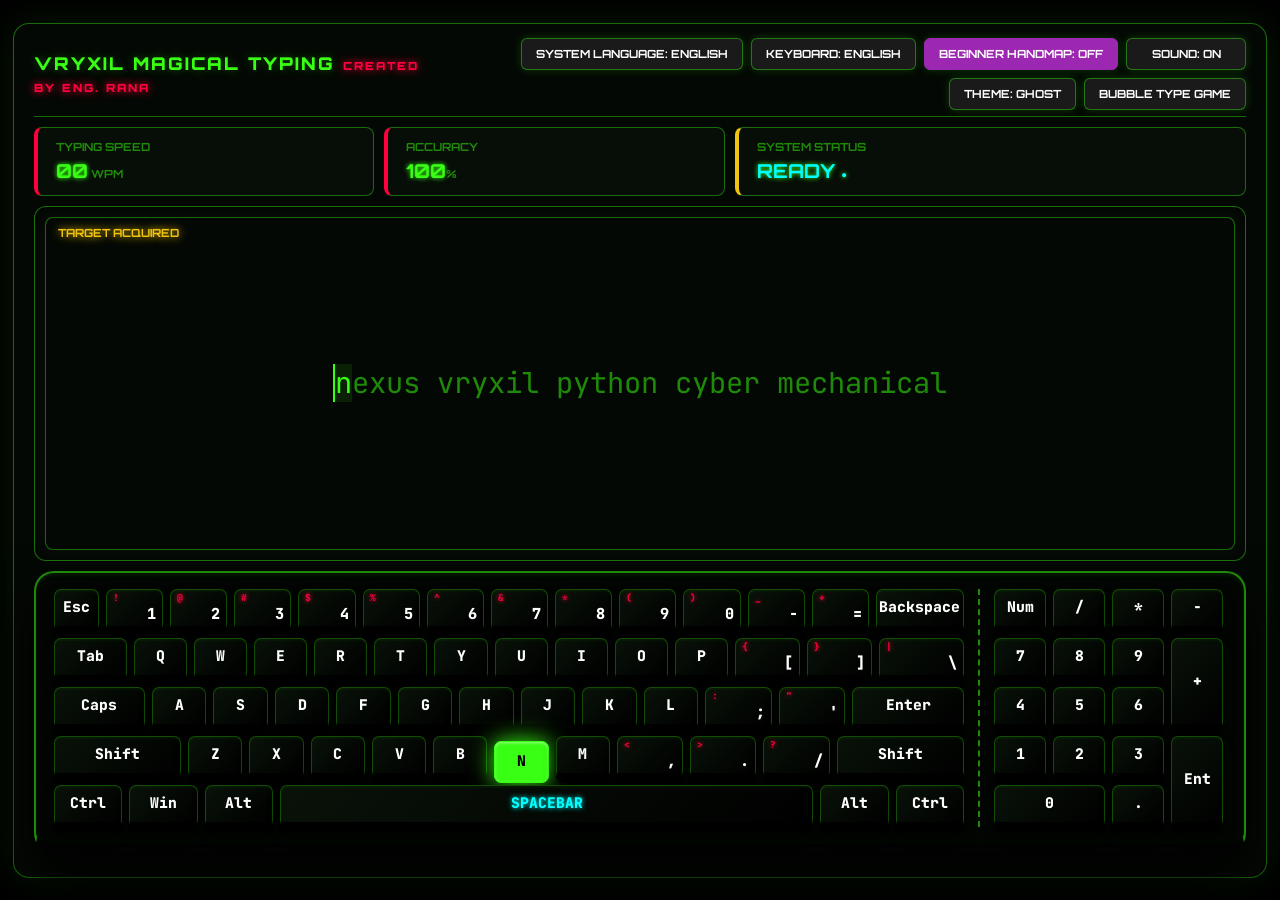
<file: index.html>
<!DOCTYPE html>
<html lang="en">
<head>
    <link rel="icon" href="logo.jpg">

    <meta name="google-site-verification" content="fSbpgD1UbAXK6FvtBn0mGRVLvwFsnbLxCv_OGF8aEqI" />
    <meta charset="UTF-8">
    <meta name="viewport" content="width=device-width, initial-scale=1.0">
    <title>Vryxil Magical Typing - 22K 12D Engine</title>
    <link href="https://fonts.googleapis.com/css2?family=JetBrains+Mono:wght@400;700;800&family=Orbitron:wght@500;700;900&family=Hind+Siliguri:wght@400;600&display=swap" rel="stylesheet">
    <link rel="stylesheet" href="style.css">
</head>
<body class="theme-hacker">

    <div class="vryxil-os">
        
        <div class="header-panel">
            <div class="brand-name" id="brandText">VRYXIL MAGICAL TYPING <span>CREATED BY ENG. RANA</span></div>
            <div class="controls-right">
                <button id="sysLangBtn" class="sys-lang-btn">SYSTEM LANGUAGE: ENGLISH</button>
                <button id="kbLangBtn" class="lang-toggle-btn">KEYBOARD: ENGLISH</button>
                <button id="beginnerBtn" class="beginner-toggle-btn">BEGINNER HANDMAP: OFF</button>
                <button id="soundBtn" class="sound-toggle-btn">SOUND: ON</button>
                <button id="themeBtn" class="theme-toggle-btn">THEME: GHOST</button>
                <button id="modeBtn" class="mode-toggle-btn">BUBBLE TYPE GAME</button>
            </div>
        </div>

        <div class="dashboard">
            <div class="stat-card">
                <small id="wpmLabel">TYPING SPEED</small>
                <div id="wpm">00<span class="unit"> WPM</span></div>
            </div>
            <div class="stat-card">
                <small id="accLabel">ACCURACY</small>
                <div id="accuracy">100<span class="unit">%</span></div>
            </div>
            <div class="stat-card position-card">
                <small id="statusLabel">LIVE FINGER MAP</small>
                <div id="statusText" style="color:var(--magic-cyan);">READY <span style="font-size:0.6rem;">●</span></div>
            </div>
        </div>

        <div class="main-workspace">
            <div id="trainerModeZone" class="workspace-mode active">
                <div class="matrix-container">
                    <div class="focus-alert" id="targetAlert">TARGET ACQUIRED</div>
                    <div class="matrix-display" id="matrixDisplay"></div>
                </div>
            </div>

            <div id="arcadeModeZone" class="workspace-mode">
                <div class="arcade-hud">
                    <div class="hud-box">
                        <span id="scoreLabel">SCORE: </span>
                        <span id="gameScore" class="highlight-green">000</span>
                    </div>
                    <div class="hud-box">
                        <span id="livesLabel">LIVES: </span>
                        <span id="gameLives" class="highlight-red">❤️❤️❤️</span>
                    </div>
                </div>
                <canvas id="arcadeCanvas"></canvas>
            </div>
        </div>

        <div class="magic-keyboard-container" id="keyboardContainer"></div>
        
    </div>

    <script src="app.js"></script>
</body>
</html>
</file>
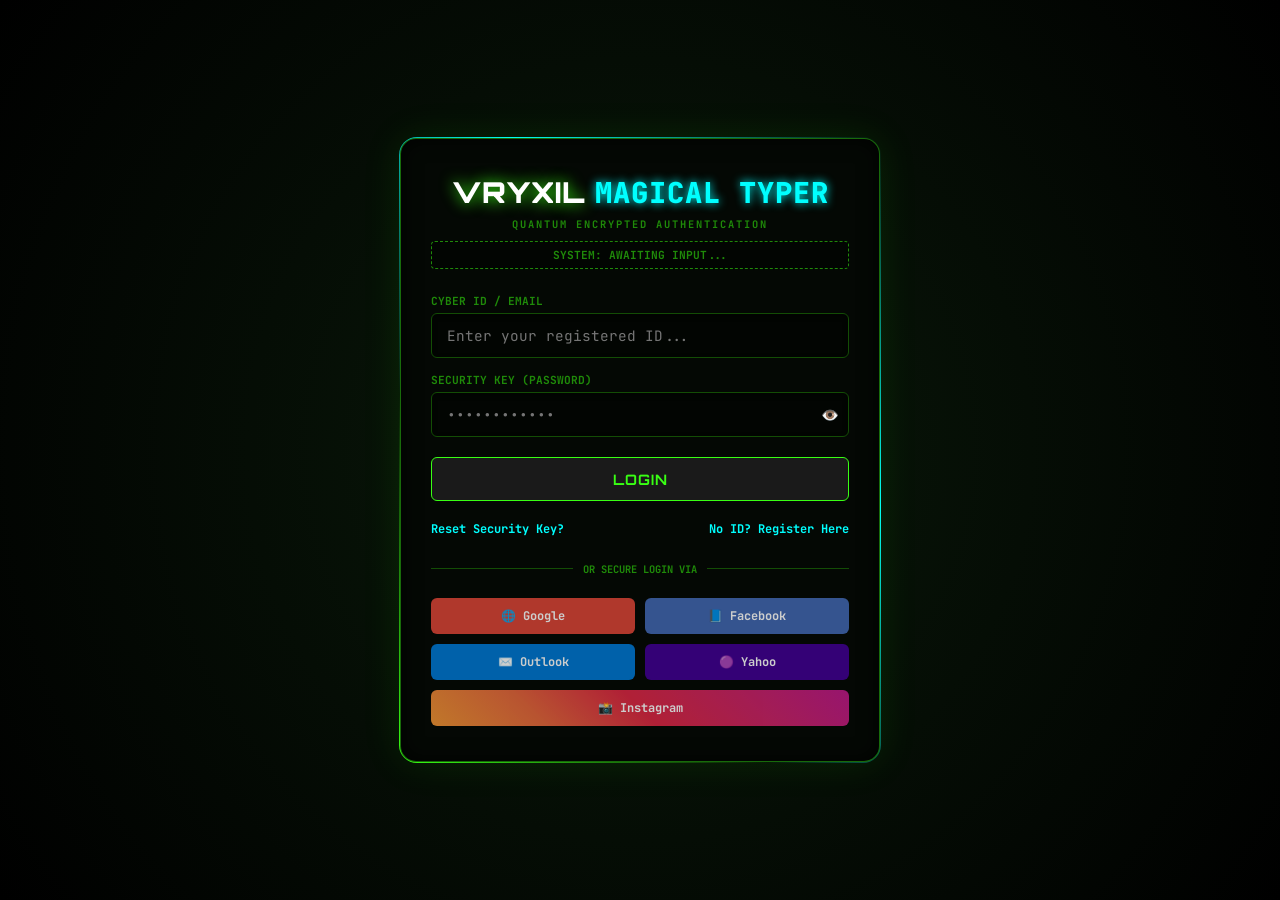
<file: login.html>
<!DOCTYPE html>
<html lang="en">
<head>
    <meta charset="UTF-8">
    <meta name="viewport" content="width=device-width, initial-scale=1.0">
    <title>Vryxil Magical Typer - Secure Portal</title>
    <link href="https://fonts.googleapis.com/css2?family=JetBrains+Mono:wght@400;700;800&family=Orbitron:wght@500;700;900&display=swap" rel="stylesheet">
    <link rel="stylesheet" href="login.css">
</head>
<body>

    <div class="login-container">
        <div class="brand-header">
            <h1>VRYXIL <span>MAGICAL TYPER</span></h1>
            <p>QUANTUM ENCRYPTED AUTHENTICATION</p>
            <div id="systemMessage" class="sys-msg">SYSTEM: AWAITING INPUT...</div>
        </div>

        <div id="loginSection">
            <form id="loginForm" class="login-form">
                <div class="input-group">
                    <label>CYBER ID / EMAIL</label>
                    <input type="text" id="loginEmail" placeholder="Enter your registered ID..." required autocomplete="off">
                </div>
                <div class="input-group">
                    <label>SECURITY KEY (PASSWORD)</label>
                    <div class="password-wrapper">
                        <input type="password" id="loginPassword" placeholder="••••••••••••" required>
                        <button type="button" class="eye-btn" onclick="togglePassword()">👁️</button>
                    </div>
                </div>
                
                <button type="submit" class="primary-btn" id="loginBtn">LOGIN</button>
                
                <div class="extra-links">
                    <a href="#" id="forgotPass">Reset Security Key?</a>
                    <a href="#" onclick="togglePortal('register')">No ID? Register Here</a>
                </div>
            </form>

            <div class="divider"><span>OR SECURE LOGIN VIA</span></div>

            <div class="social-login-grid">
                <button class="social-btn google" onclick="socialAutoLogin('Google')">🌐 Google</button>
                <button class="social-btn facebook" onclick="socialAutoLogin('Facebook')">📘 Facebook</button>
                <button class="social-btn outlook" onclick="socialAutoLogin('Outlook')">✉️ Outlook</button>
                <button class="social-btn yahoo" onclick="socialAutoLogin('Yahoo')">🟣 Yahoo</button>
                <button class="social-btn instagram" onclick="socialAutoLogin('Instagram')">📸 Instagram</button>
            </div>
        </div>

        <div id="registerSection" style="display: none;">
            <form id="registerForm" class="login-form">
                <div class="input-group">
                    <label>NEW CYBER ID / EMAIL</label>
                    <input type="email" id="regEmail" placeholder="Create a new ID..." required autocomplete="off">
                </div>
                <div class="input-group">
                    <label>CREATE SECURITY KEY</label>
                    <input type="password" id="regPassword" placeholder="Minimum 6 characters..." required minlength="6">
                </div>
                
                <button type="submit" class="primary-btn register-btn" id="regBtn">GENERATE SECURE ID</button>
                
                <div class="extra-links" style="justify-content: center; margin-top: 15px;">
                    <a href="#" onclick="togglePortal('login')">⬅ Back to Login Portal</a>
                </div>
            </form>
        </div>

        <div id="adminSection" style="display: none;">
            <h3 style="color: #ff003c; text-align: center; font-family: 'Orbitron'; margin-bottom: 15px;">⚠️ ADMIN CONTROL PANEL</h3>
            <div class="admin-dashboard">
                <p style="font-size: 0.75rem; color: #1f8a09; margin-bottom: 10px;">REGISTERED CYBER IDs:</p>
                <ul id="userList" class="user-list"></ul>
            </div>
            <button class="primary-btn" onclick="togglePortal('login')" style="width: 100%; margin-top: 15px;">LOGOUT ADMIN</button>
        </div>
    </div>

    <script src="login.js"></script>
</body>
</html>
</file>
<file: style.css>
/* =======================================================
   🔥 22K 12D EXTREME MATRIX HACKER & PURE GHOST NORMAL
   ======================================================= */
.theme-hacker {
    --bg: #000000; --surface: #040804; --panel: #070d07; --text-main: #39ff14; --text-muted: #1f8a09;
    --matrix-border: rgba(57, 255, 20, 0.4); --key-bg: linear-gradient(135deg, #091209 0%, #000000 100%);
    --key-border: #134d05; --key-text: #ffffff; --key-shadow: #000000; --key-shadow-dark: #000000;
    --glow-color: #39ff14; --correct-color: #00ffff; --chassis-bg: #020502; --chassis-border: #1f8a09;
}
.theme-normal {
    --bg: #ffffff; --surface: #f8fafc; --panel: #f1f5f9; --text-main: #ff0000; --text-muted: #64748b;
    --matrix-border: #cbd5e1; --key-bg: linear-gradient(135deg, #ffffff 0%, #e2e8f0 100%);
    --key-border: #cbd5e1; --key-text: #ff0000; --key-shadow: #cbd5e1; --key-shadow-dark: #94a3b8;
    --glow-color: #3b82f6; --correct-color: #10b981; --chassis-bg: #e2e8f0; --chassis-border: #94a3b8;
}

:root { --magic-cyan: #00ffff; --magic-pink: #ff003c; --magic-yellow: #f1c40f; --neon-red: #ff0000; }
* { box-sizing: border-box; margin: 0; padding: 0; }

body { background-color: var(--bg); color: var(--text-main); font-family: 'JetBrains Mono', 'Hind Siliguri', sans-serif; height: 100vh; display: flex; justify-content: center; align-items: center; overflow: hidden; padding: 10px; transition: background 0.25s, color 0.25s; }

.vryxil-os { width: 98vw; height: 95vh; max-height: 95vh; background: var(--surface); border-radius: 16px; border: 1px solid var(--matrix-border); padding: 14px 20px; display: flex; flex-direction: column; gap: 10px; box-shadow: 0 0 40px rgba(57, 255, 20, 0.1); transition: background 0.25s, border-color 0.25s; }

.vryxil-os.arcade-fullscreen .dashboard, .vryxil-os.arcade-fullscreen .brand-name { display: none !important; }
.vryxil-os.arcade-fullscreen .header-panel { justify-content: space-between; background: var(--panel); padding: 8px 12px; border-radius: 8px; }

.header-panel { display: flex; justify-content: space-between; align-items: center; border-bottom: 1px solid var(--matrix-border); padding-bottom: 6px; }
.brand-name { font-family: 'Orbitron', 'Hind Siliguri', sans-serif; font-weight: 900; letter-spacing: 2px; font-size: 1.1rem; color: var(--text-main); text-shadow: 0 0 10px rgba(57, 255, 20, 0.3); }
.theme-normal .brand-name { text-shadow: none; color: #ff0000; }
.brand-name span { color: var(--magic-pink); font-size: 0.7rem; font-family: 'Orbitron', sans-serif; text-shadow: 0 0 8px var(--magic-pink); }
.theme-normal .brand-name span { text-shadow: none; color: #0f172a; }

.controls-right { display: flex; gap: 8px; align-items: center; flex-wrap: wrap; justify-content: flex-end; }
.controls-right button { padding: 8px 14px; border-radius: 6px; cursor: pointer; font-family: 'Orbitron', 'Hind Siliguri', sans-serif; font-weight: bold; font-size: 0.7rem; text-transform: uppercase; transition: all 0.2s ease; min-width: 120px; white-space: nowrap; }

.theme-hacker .controls-right button { background: #1a1a1a; color: #ffffff; border: 1px solid var(--matrix-border); box-shadow: 0 0 8px rgba(57, 255, 20, 0.2); }
.theme-hacker .controls-right button:hover { background: #39ff14; color: #000000; box-shadow: 0 0 15px #39ff14; border-color: #39ff14; }
.theme-hacker .mode-toggle-btn.arcade-active { background: var(--neon-red); color: #fff; box-shadow: 0 0 15px var(--neon-red); border-color: var(--neon-red); }

.theme-normal .controls-right button { background: #ffffff; color: #ff0000; border: 1px solid #ff0000; box-shadow: 0 2px 4px rgba(0,0,0,0.05); }
.theme-normal .controls-right button:hover { background: #ff0000; color: #ffffff; box-shadow: 0 4px 10px rgba(255, 0, 0, 0.3); }
.theme-normal .mode-toggle-btn.arcade-active { background: #ff0000; color: #ffffff; box-shadow: 0 4px 10px rgba(255, 0, 0, 0.4); }

.beginner-toggle-btn { background: #9c27b0 !important; color: #fff !important; border-color: #9c27b0 !important; }
.beginner-toggle-btn.active { background: #ff00ff !important; color: #000 !important; box-shadow: 0 0 15px #ff00ff !important; }

.vryxil-live-config-bar { display: none; gap: 20px; background: var(--panel); border: 1px solid var(--matrix-border); padding: 10px 16px; border-radius: 8px; align-items: center; justify-content: center; box-shadow: inset 0 0 10px rgba(0,0,0,0.5); margin-bottom: 5px; flex-wrap: wrap; }
.theme-normal .vryxil-live-config-bar { box-shadow: inset 0 0 10px rgba(0,0,0,0.05); }
.config-item { display: flex; align-items: center; gap: 8px; font-size: 0.8rem; font-family: 'Orbitron', 'Hind Siliguri'; font-weight: bold; color: var(--text-main); white-space: nowrap; }
.config-item label { color: var(--text-muted); }
.config-item input[type="range"] { -webkit-appearance: none; width: 90px; height: 4px; background: var(--matrix-border); border-radius: 2px; outline: none; }
.config-item input[type="range"]::-webkit-slider-thumb { -webkit-appearance: none; width: 14px; height: 14px; border-radius: 50%; background: var(--magic-cyan); cursor: pointer; box-shadow: 0 0 10px var(--magic-cyan); }
.config-item input[type="number"] { background: var(--surface); border: 1px solid var(--matrix-border); color: var(--text-main); padding: 4px 8px; border-radius: 4px; width: 55px; text-align: center; font-family: 'JetBrains Mono'; font-weight: bold; font-size: 0.8rem; }
.config-value-display { color: var(--magic-cyan); min-width: 35px; font-family: 'JetBrains Mono'; text-shadow: 0 0 5px var(--magic-cyan); }
.theme-normal .config-value-display { color: #ff0000; text-shadow: none; }
.config-item button { padding: 6px 12px; font-size: 0.75rem; border-radius: 4px; cursor: pointer; font-weight: bold; border: 1px solid var(--text-main); background: var(--surface); color: var(--text-main); min-width: 140px; }
.config-item button:hover { background: var(--text-main); color: var(--surface); }

.dashboard { display: grid; grid-template-columns: 1fr 1fr 1.5fr; gap: 10px; }
.stat-card { background: var(--panel); padding: 12px 18px; border-radius: 8px; border: 1px solid var(--matrix-border); border-left: 4px solid var(--magic-pink); min-width: 180px; }
.stat-card small { color: var(--text-muted); font-size: 0.7rem; display: block; font-weight: bold; font-family: 'Orbitron', 'Hind Siliguri'; margin-bottom: 5px; }
.stat-card div { font-size: 1.2rem; font-weight: bold; font-family: 'Orbitron', 'Hind Siliguri', sans-serif; }
.theme-hacker .stat-card div { text-shadow: 0 0 5px var(--text-main); }
.stat-card .unit { font-size: 0.7rem; color: var(--text-muted); text-shadow: none; }
.position-card { border-left-color: var(--magic-yellow); }

.main-workspace { flex: 1; position: relative; background: var(--panel); border-radius: 12px; border: 1px solid var(--matrix-border); overflow: hidden; min-height: 160px; box-shadow: inset 0 0 20px rgba(0,0,0,0.8); }
.theme-normal .main-workspace { box-shadow: inset 0 0 10px rgba(0,0,0,0.05); }

.workspace-mode { position: absolute; width: 100%; height: 100%; opacity: 0; pointer-events: none; display: flex; flex-direction: column; transition: opacity 0.2s ease-in-out; }
.workspace-mode.active { opacity: 1; pointer-events: auto; }
#trainerModeZone { padding: 10px; }
.matrix-container { flex: 1; background: var(--surface); border-radius: 8px; border: 1px solid var(--matrix-border); position: relative; display: flex; flex-direction: column; justify-content: center; padding: 15px; }
.focus-alert { position: absolute; top: 8px; left: 12px; font-size: 0.7rem; color: var(--magic-yellow); font-family: 'Orbitron', 'Hind Siliguri'; font-weight: bold; text-shadow: 0 0 8px var(--magic-yellow); }
.theme-normal .focus-alert { text-shadow: none; color: #ff0000; }
.matrix-display { font-size: 1.8rem; line-height: 2.8rem; text-align: center; font-family: 'JetBrains Mono', 'Hind Siliguri', monospace; }
.c-default { color: var(--text-muted); }
.c-correct { color: var(--correct-color); font-weight: bold; text-shadow: 0 0 10px var(--correct-color); }
.theme-normal .c-correct { text-shadow: none; color: #10b981; }
.c-wrong { color: var(--neon-red); background: rgba(255, 0, 0, 0.15); border-radius: 4px; text-shadow: 0 0 10px var(--neon-red); }
.theme-normal .c-wrong { text-shadow: none; background: rgba(239, 68, 68, 0.1); color: #ef4444; }
.c-current { color: var(--text-main); background: rgba(57, 255, 20, 0.1); border-left: 2px solid var(--text-main); }
.theme-normal .c-current { color: #000000; background: rgba(255, 0, 0, 0.1); border-left-color: #ff0000; }

#arcadeCanvas { width: 100%; height: 100%; display: block; background: transparent; }

.arcade-hud { position: absolute; top: 12px; left: 15px; right: 15px; display: flex; justify-content: space-between; width: calc(100% - 30px); z-index: 10; pointer-events: none; background: transparent; padding: 0; border: none; }
.hud-box { background: var(--panel); border: 1px solid var(--matrix-border); padding: 8px 20px; border-radius: 8px; font-family: 'Orbitron', 'Hind Siliguri', sans-serif; font-size: 0.95rem; font-weight: 900; color: var(--text-main); box-shadow: 0 4px 10px rgba(0,0,0,0.5); display: flex; align-items: center; gap: 8px; min-width: 160px; justify-content: center; }
.theme-hacker .hud-box { box-shadow: 0 0 10px rgba(57, 255, 20, 0.15); }
.theme-normal .hud-box { border-color: #ff0000; color: #ff0000; box-shadow: 0 2px 5px rgba(0,0,0,0.1); }

.magic-keyboard-container { display: grid; grid-template-columns: 1fr 248px; gap: 14px; background: var(--chassis-bg); padding: 16px 18px; border-radius: 20px; border: 2px solid var(--chassis-border); border-bottom: 10px solid #010201; width: 100%; min-height: 255px; box-shadow: 0 25px 50px rgba(0,0,0,0.95), inset 0 2px 5px rgba(57,255,20,0.1); margin-bottom: 10px; align-content: center; transition: background 0.25s, border-color 0.25s; }
.theme-normal .magic-keyboard-container { border-bottom-color: var(--key-shadow-dark); box-shadow: 0 10px 25px rgba(0,0,0,0.1), inset 0 2px 5px #ffffff; }

.main-kb-block { display: flex; flex-direction: column; gap: 7px; }
.numpad-block { display: grid; grid-template-columns: repeat(4, 52px); grid-template-rows: repeat(5, 42px); gap: 7px; border-left: 2px dashed var(--chassis-border); padding-left: 14px; }
.kb-row { display: flex; gap: 7px; width: 100%; }

.v-key { height: 42px; flex: 1; background: var(--key-bg); border-radius: 7px; display: flex; flex-direction: column; justify-content: center; align-items: center; font-size: 0.92rem; font-weight: 800; color: var(--key-text); border: 1px solid var(--key-border); position: relative; font-family: 'JetBrains Mono', 'Hind Siliguri', sans-serif; border-bottom: 5px solid var(--key-shadow); box-shadow: 0 5px 0 var(--key-shadow-dark), 0 8px 12px rgba(0,0,0,0.8), inset 0 2px 2px rgba(57,255,20,0.05); transition: all 0.05s cubic-bezier(0.2, 0.8, 0.2, 1); user-select: none; line-height: 1.1; }
.theme-normal .v-key { box-shadow: 0 5px 0 var(--key-shadow-dark), 0 6px 8px rgba(0,0,0,0.15), inset 0 2px 1px #ffffff; }
.v-key:active, .key-glow { border-bottom-width: 1px !important; transform: translateY(5px); box-shadow: 0 1px 2px rgba(0,0,0,0.6) !important; }
.key-glow { background: var(--glow-color) !important; color: #000000 !important; box-shadow: 0 0 25px var(--glow-color), inset 0 1px 3px rgba(255,255,255,0.5) !important; border-color: var(--glow-color) !important; }
.theme-normal .key-glow { color: #ffffff !important; box-shadow: 0 0 15px #ff0000 !important; background: #ff0000 !important; border-color: #ff0000 !important; }

.dual-key { align-items: flex-start; padding: 3px 6px; justify-content: space-between; }
.dual-sub { font-size: 0.6rem; color: var(--magic-pink); align-self: flex-start; opacity: 0.9; text-shadow: 0 0 5px var(--magic-pink); }
.theme-normal .dual-sub { color: #e74c3c; text-shadow: none; }
.dual-main { font-size: 0.95rem; align-self: flex-end; }
.key-glow .dual-sub, .key-glow .dual-main { color: #000 !important; text-shadow: none; }
.theme-normal .key-glow .dual-sub, .theme-normal .key-glow .dual-main { color: #ffffff !important; }

.backspace-key { flex: 2; }
.tab-key, .backslash-key { flex: 1.4; }
.caps-key { flex: 1.7; }
.enter-key { flex: 2.1; }
.shift-key { flex: 2.4; }
.space-key { flex: 8; color: var(--magic-cyan); text-shadow: 0 0 5px var(--magic-cyan); }
.theme-normal .space-key { text-shadow: none; color: #ff0000; }

.highlight-green { color: #39ff14; text-shadow: 0 0 8px #39ff14; }
.theme-normal .highlight-green { color: #10b981; text-shadow: none; }
.highlight-red { color: var(--neon-red); }
</file>
<file: login.css>
/* =========================================
   🔒 VRYXIL LOGIN PORTAL STYLES
   ========================================= */
* { box-sizing: border-box; margin: 0; padding: 0; font-family: 'JetBrains Mono', monospace; }

body { background-color: #000000; color: #39ff14; height: 100vh; display: flex; justify-content: center; align-items: center; background-image: radial-gradient(circle at center, #0a1a0a 0%, #000000 100%); overflow: hidden; }

.login-container { background: #040804; width: 100%; max-width: 480px; padding: 35px 30px; border-radius: 16px; border: 1px solid rgba(57, 255, 20, 0.4); box-shadow: 0 0 40px rgba(57, 255, 20, 0.1), inset 0 0 20px rgba(0, 0, 0, 0.9); position: relative; transition: height 0.3s ease; }
.login-container::before { content: ''; position: absolute; top: -2px; left: -2px; right: -2px; bottom: -2px; background: linear-gradient(45deg, #39ff14, transparent, #00ffff, transparent); z-index: -1; border-radius: 18px; animation: animateBorder 4s linear infinite; }

@keyframes animateBorder { 0% { filter: hue-rotate(0deg); } 100% { filter: hue-rotate(360deg); } }

.brand-header { text-align: center; margin-bottom: 25px; }
.brand-header h1 { font-family: 'Orbitron', sans-serif; font-size: 1.8rem; font-weight: 900; color: #ffffff; text-shadow: 0 0 15px #39ff14; letter-spacing: 1px; }
.brand-header h1 span { color: #00ffff; text-shadow: 0 0 10px #00ffff; }
.brand-header p { font-size: 0.65rem; color: #1f8a09; margin-top: 5px; letter-spacing: 2px; font-weight: bold; }

.sys-msg { margin-top: 10px; padding: 6px; font-size: 0.7rem; font-weight: bold; border-radius: 4px; border: 1px dashed #1f8a09; color: #1f8a09; background: #020502; }
.sys-msg.error { border-color: #ff0000; color: #ff0000; text-shadow: 0 0 5px #ff0000; box-shadow: inset 0 0 10px rgba(255,0,0,0.2); }
.sys-msg.success { border-color: #39ff14; color: #39ff14; text-shadow: 0 0 5px #39ff14; box-shadow: inset 0 0 10px rgba(57,255,20,0.2); }

.login-form { display: flex; flex-direction: column; gap: 15px; }
.input-group { display: flex; flex-direction: column; gap: 5px; }
.input-group label { font-size: 0.7rem; color: #1f8a09; font-weight: bold; }
.input-group input { background: #020502; border: 1px solid #134d05; color: #39ff14; padding: 12px 15px; border-radius: 6px; font-size: 0.9rem; outline: none; transition: all 0.3s ease; box-shadow: inset 0 2px 5px rgba(0,0,0,0.5); width: 100%; }
.input-group input:focus { border-color: #39ff14; box-shadow: 0 0 10px rgba(57, 255, 20, 0.3), inset 0 2px 5px rgba(0,0,0,0.5); }

.password-wrapper { position: relative; display: flex; align-items: center; width: 100%; }
.eye-btn { position: absolute; right: 10px; background: none; border: none; color: #39ff14; cursor: pointer; font-size: 0.9rem; }
.eye-btn:hover { color: #ffffff; text-shadow: 0 0 5px #ffffff; }

.primary-btn { background: #1a1a1a; color: #39ff14; border: 1px solid #39ff14; padding: 12px; border-radius: 6px; font-family: 'Orbitron', sans-serif; font-weight: bold; font-size: 0.9rem; cursor: pointer; letter-spacing: 1px; transition: all 0.3s ease; margin-top: 5px; }
.primary-btn:hover { background: #39ff14; color: #000; box-shadow: 0 0 20px #39ff14; }
.register-btn { border-color: #00ffff; color: #00ffff; }
.register-btn:hover { background: #00ffff; color: #000; box-shadow: 0 0 20px #00ffff; }

.extra-links { display: flex; justify-content: space-between; margin-top: 5px; }
.extra-links a { color: #00ffff; text-decoration: none; font-size: 0.75rem; font-weight: bold; transition: color 0.2s; }
.extra-links a:hover { color: #ffffff; text-shadow: 0 0 8px #00ffff; }

.divider { text-align: center; margin: 20px 0; position: relative; }
.divider::before { content: ''; position: absolute; left: 0; top: 50%; width: 100%; height: 1px; background: #134d05; z-index: 1; }
.divider span { background: #040804; padding: 0 10px; color: #1f8a09; font-size: 0.65rem; font-weight: bold; position: relative; z-index: 2; }

.social-login-grid { display: grid; grid-template-columns: 1fr 1fr; gap: 10px; }
.social-btn { padding: 10px; border: none; border-radius: 6px; font-weight: bold; font-family: 'JetBrains Mono', sans-serif; font-size: 0.75rem; cursor: pointer; transition: all 0.3s ease; color: #fff; text-align: center; opacity: 0.8; }
.social-btn.google { background: #db4437; }
.social-btn.facebook { background: #4267B2; }
.social-btn.outlook { background: #0078D4; }
.social-btn.yahoo { background: #410093; }
.social-btn.instagram { grid-column: span 2; background: linear-gradient(45deg, #f09433, #e6683c, #dc2743, #cc2366, #bc1888); }
.social-btn:hover { transform: translateY(-2px); opacity: 1; box-shadow: 0 4px 15px rgba(255,255,255,0.2); }

.admin-dashboard { background: #000; padding: 15px; border-radius: 8px; border: 1px dashed #ff003c; max-height: 200px; overflow-y: auto; }
.user-list { list-style: none; }
.user-list li { padding: 8px; border-bottom: 1px solid #134d05; font-size: 0.8rem; color: #00ffff; }
.user-list li span { color: #39ff14; margin-right: 10px; font-weight: bold; }
</file>
